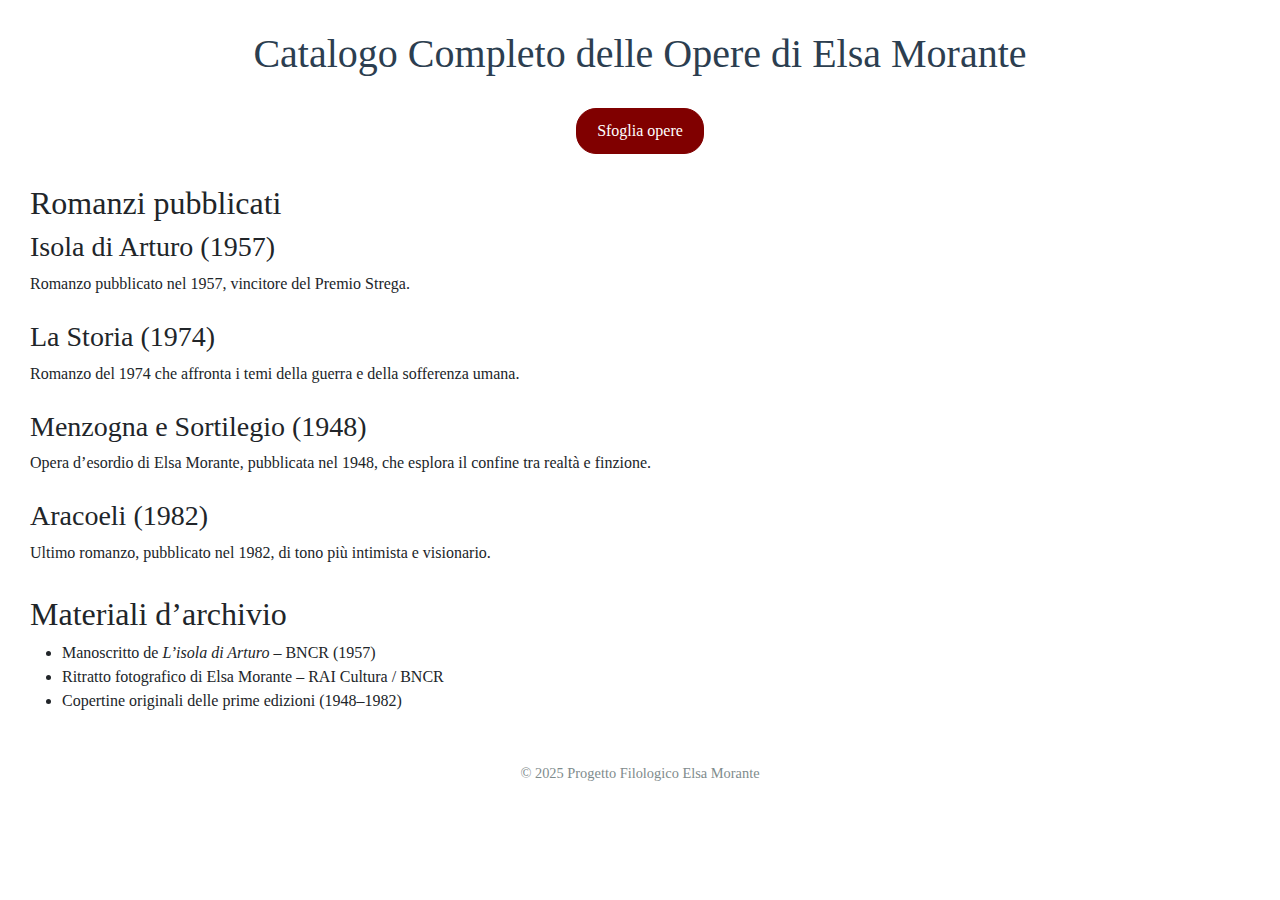
<file: catalogo.html>
<!DOCTYPE html>
<html lang="it">
<head>
    <meta charset="UTF-8">
    <meta name="viewport" content="width=device-width, initial-scale=1.0">
    <title>Catalogo Completo - Elsa Morante</title>
    <link href="https://cdn.jsdelivr.net/npm/bootstrap@5.3.0-alpha1/dist/css/bootstrap.min.css" rel="stylesheet">

    <style>
        body {
            font-family: 'Garamond', serif;
            margin: 30px;
        }
        h1 {
            text-align: center;
            color: #2c3e50;
            margin-bottom: 30px;
        }
        .btn-primary {
            background-color: #800000;
            border-color: #800000;
            border-radius: 20px;
            padding: 10px 20px;
        }
        .btn-primary:hover {
            background-color: #b30000;
            border-color: #b30000;
        }
        .catalogo-section {
            margin-top: 30px;
        }
        footer {
            text-align: center;
            margin-top: 50px;
            color: #7f8c8d;
            font-size: 0.9em;
        }
    </style>
</head>
<body>

    <header>
        <h1>Catalogo Completo delle Opere di Elsa Morante</h1>
        <div class="text-center">
            <!-- Link va da /catalogo/ a /pages/pages.html -->
            <a href="../pages/pages.html" class="btn btn-primary">Sfoglia opere</a>
        </div>
    </header>
<section class="catalogo-section">
    <h2>Romanzi pubblicati</h2>

    <div class="mb-4">
        <h3>Isola di Arturo (1957)</h3>
        <p>Romanzo pubblicato nel 1957, vincitore del Premio Strega.</p>
    </div>

    <div class="mb-4">
        <h3>La Storia (1974)</h3>
        <p>Romanzo del 1974 che affronta i temi della guerra e della sofferenza umana.</p>
    </div>

    <div class="mb-4">
        <h3>Menzogna e Sortilegio (1948)</h3>
        <p>Opera d’esordio di Elsa Morante, pubblicata nel 1948, che esplora il confine tra realtà e finzione.</p>
    </div>

    <div class="mb-4">
        <h3>Aracoeli (1982)</h3>
        <p>Ultimo romanzo, pubblicato nel 1982, di tono più intimista e visionario.</p>
    </div>
</section>

<section class="catalogo-section">
    <h2>Materiali d’archivio</h2>
    <ul>
        <li>Manoscritto de <em>L’isola di Arturo</em> – BNCR (1957)</li>
        <li>Ritratto fotografico di Elsa Morante – RAI Cultura / BNCR</li>
        <li>Copertine originali delle prime edizioni (1948–1982)</li>
    </ul>
</section>

        

    <footer>
        <p>© 2025 Progetto Filologico Elsa Morante</p>
    </footer>

</body>
</html>
</file>
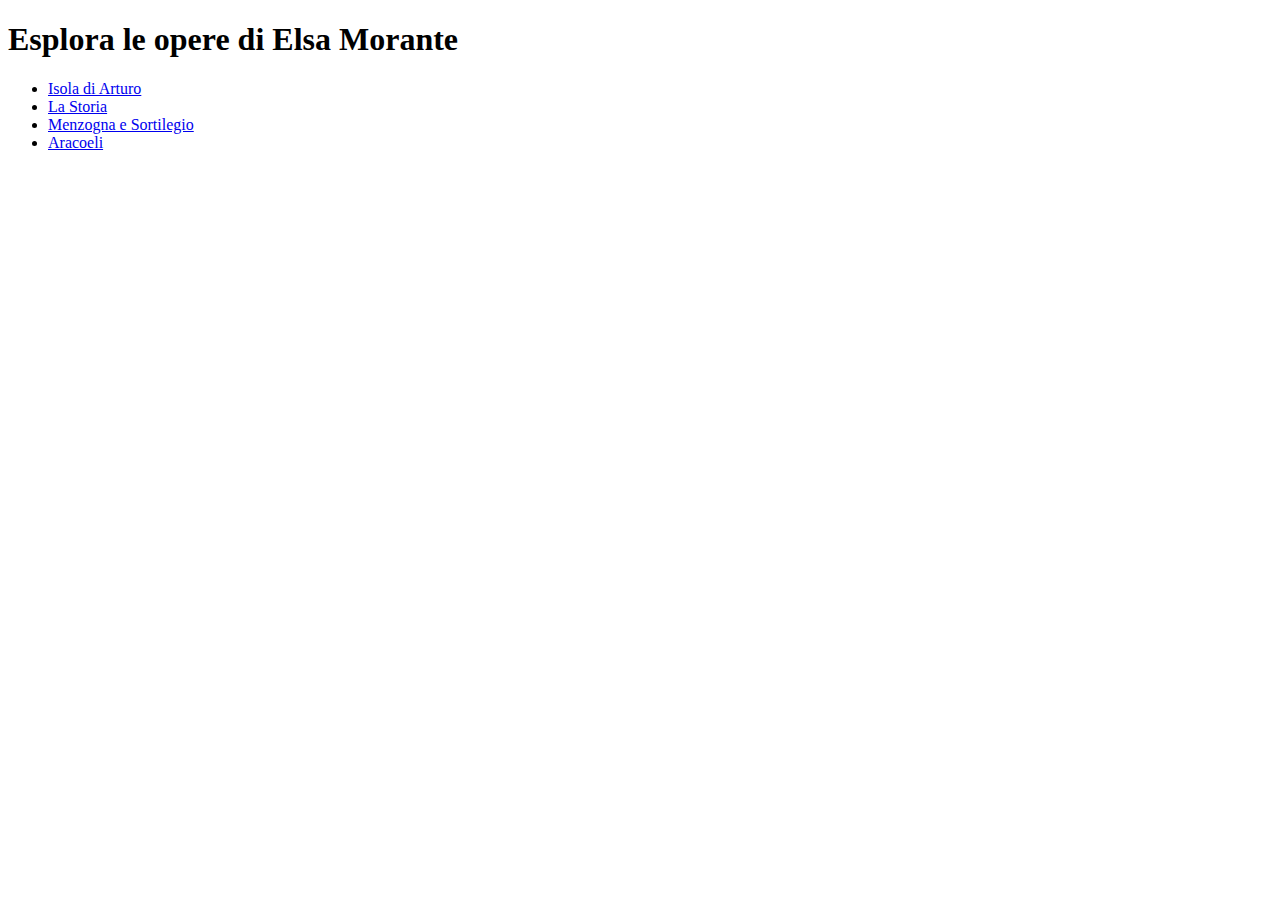
<file: navigazione.html>
<!DOCTYPE html>
<html lang="it">
<head>
  <meta charset="UTF-8">
  <title>Navigazione Opere</title>
</head>
<body>
  <h1>Esplora le opere di Elsa Morante</h1>
  <ul>
    <li><a href="../catalogo(pages.html)/storia-isola-arturo.html">Isola di Arturo</a></li>
    <li><a href="#">La Storia</a></li>
    <li><a href="#">Menzogna e Sortilegio</a></li>
    <li><a href="#">Aracoeli</a></li>
  </ul>
</body>
</html>
</file>
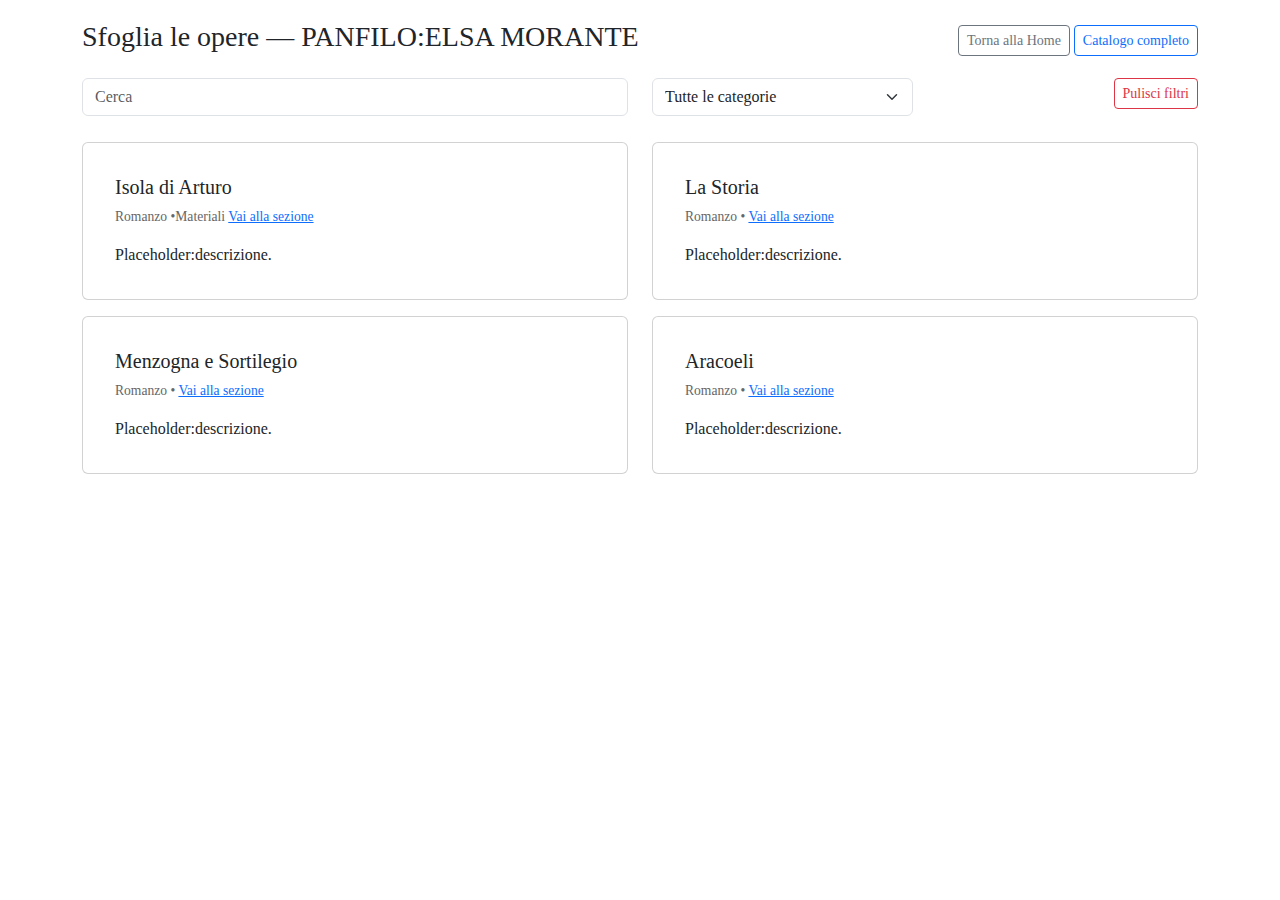
<file: pages.html>
<!DOCTYPE html>
<html lang="it">
<head>
  <meta charset="utf-8">
  <meta name="viewport" content="width=device-width,initial-scale=1">
  <title>Nav - Sfoglia opere - PANFILO:ELSA MORANTE</title>
  <link href="https://cdn.jsdelivr.net/npm/bootstrap@5.3.0-alpha1/dist/css/bootstrap.min.css" rel="stylesheet">
  <style>
    body { font-family: 'Garamond', serif; padding:20px; }
    .card { cursor: pointer; }
    .tag { font-size:0.85em; color:#666; }
    .topbar { margin-bottom:18px; }
  </style>
</head>
<body>
  <div class="container">
    <header class="d-flex justify-content-between align-items-center mb-3">
      <h1 class="h3">Sfoglia le opere — PANFILO:ELSA MORANTE</h1>
      <div>
        <a class="btn btn-sm btn-outline-secondary" href="../index.html">Torna alla Home</a>
        <a class="btn btn-sm btn-outline-primary" href="catalogo.html">Catalogo completo</a>
      </div>
    </header>

    <!-- Strumenti di accesso (metodi) -->
    <div class="row topbar">
      <div class="col-md-6 mb-2">
        <input id="navSearch" class="form-control" placeholder="Cerca" />
      </div>
      <div class="col-md-3 mb-2">
        <select id="navFilter" class="form-select">
          <option value="all">Tutte le categorie</option>
          <option value="romanzo">Romanzo</option>
        </select>
      </div>
      <div class="col-md-3 mb-2 text-end">
        <button id="clearBtn" class="btn btn-sm btn-outline-danger">Pulisci filtri</button>
      </div>
    </div>

    <!-- Lista di item -->
    <div id="itemsRow" class="row gy-3">
      <!-- Card: Isola di Arturo -->
      <div class="col-md-6 item-card" data-title="Isola di Arturo" data-category="romanzo">
        <div class="card p-3">
          <div class="card-body">
            <h5 class="card-title">Isola di Arturo</h5>
            <p class="card-text tag">Romanzo •Materiali <a href="../index.html#isola-arturo">Vai alla sezione</a></p>
            <p class="card-text">Placeholder:descrizione.</p>
          </div>
        </div>
      </div>

      <!-- Card: La Storia -->
      <div class="col-md-6 item-card" data-title="La Storia" data-category="romanzo">
        <div class="card p-3">
          <div class="card-body">
            <h5 class="card-title">La Storia</h5>
            <p class="card-text tag">Romanzo • <a href="../index.html#la-storia">Vai alla sezione</a></p>
            <p class="card-text">Placeholder:descrizione.</p>
          </div>
        </div>
      </div>

      <!-- Card: Menzogna e Sortilegio -->
      <div class="col-md-6 item-card" data-title="Menzogna e Sortilegio" data-category="raccolta">
        <div class="card p-3">
          <div class="card-body">
            <h5 class="card-title">Menzogna e Sortilegio</h5>
            <p class="card-text tag">Romanzo • <a href="../index.html#menzogna-sortilegio">Vai alla sezione</a></p>
            <p class="card-text">Placeholder:descrizione.</p>
          </div>
        </div>
      </div>

      <!-- Card: Aracoeli -->
      <div class="col-md-6 item-card" data-title="Aracoeli" data-category="romanzo">
        <div class="card p-3">
          <div class="card-body">
            <h5 class="card-title">Aracoeli</h5>
            <p class="card-text tag">Romanzo • <a href="../index.html#aracoeli">Vai alla sezione</a></p>
            <p class="card-text">Placeholder:descrizione.</p>
          </div>
        </div>
      </div>
    </div>
  </div>

  <script>
    // Riferimenti
    const search = document.getElementById('navSearch');
    const filter = document.getElementById('navFilter');
    const itemsRow = document.getElementById('itemsRow');
    const items = Array.from(document.querySelectorAll('.item-card'));
    const clearBtn = document.getElementById('clearBtn');

    function applyFilters() {
      const q = search.value.trim().toLowerCase();
      const cat = filter.value;
      items.forEach(card => {
        const title = card.dataset.title.toLowerCase();
        const category = card.dataset.category;
        const matchesQ = title.includes(q);
        const matchesCat = (cat === 'all') || (category === cat);
        card.style.display = (matchesQ && matchesCat) ? 'block' : 'none';
      });
    }

    search.addEventListener('input', applyFilters);
    filter.addEventListener('change', applyFilters);
    clearBtn.addEventListener('click', () => {
      search.value = '';
      filter.value = 'all';
      applyFilters();
    });

    // Inizializza (mostra tutto)
    applyFilters();
  </script>
</body>
</html>
</file>
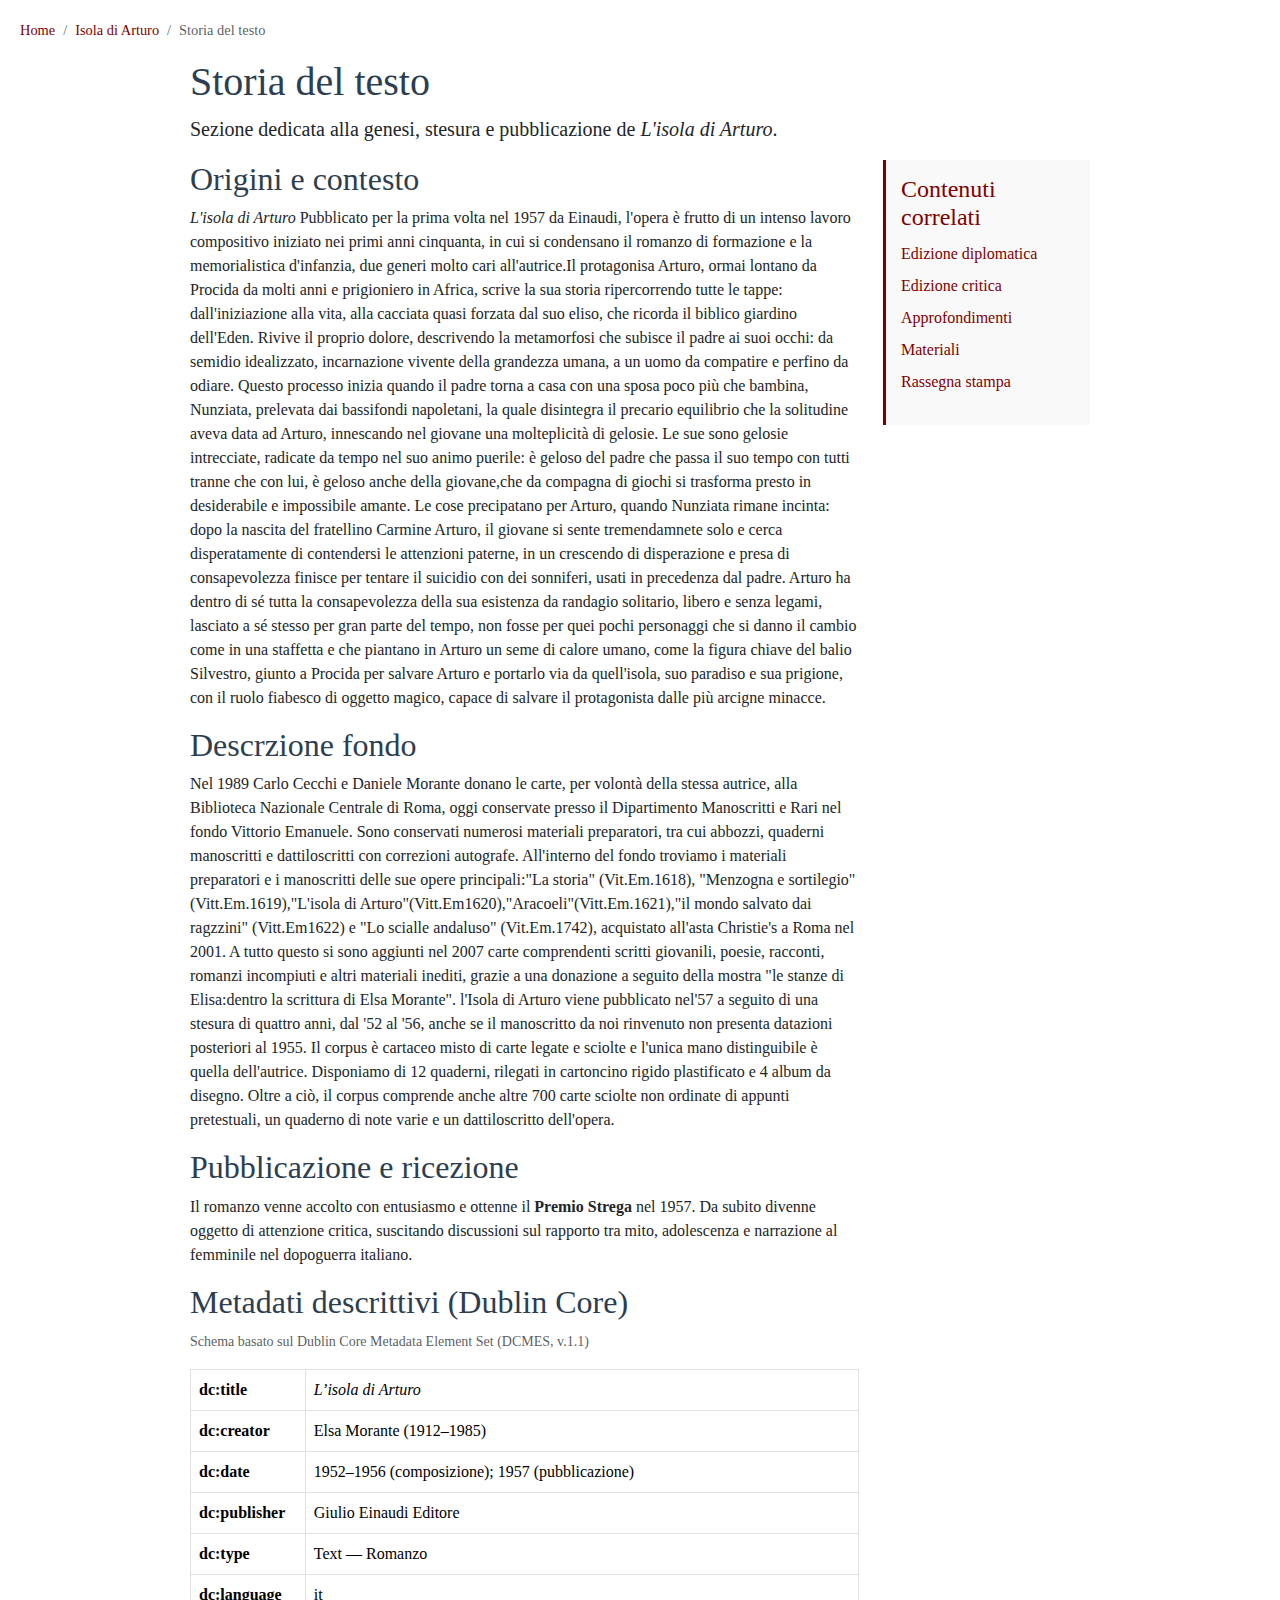
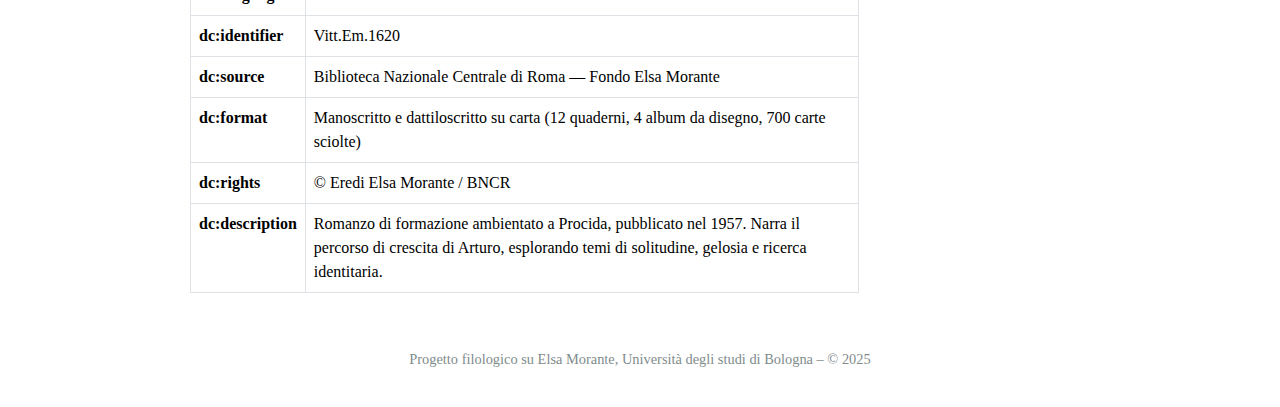
<file: storia-isola-arturo.html>
<!DOCTYPE html>
<html lang="it">
<head>
    <meta charset="UTF-8">
    <meta name="viewport" content="width=device-width, initial-scale=1.0">
    <title>Storia del testo – Isola di Arturo</title>
    <link href="https://cdn.jsdelivr.net/npm/bootstrap@5.3.0-alpha1/dist/css/bootstrap.min.css" rel="stylesheet">
    <style>
        body {
            font-family: 'Garamond', serif;
            padding: 20px;
        }

        .main-content {
            max-width: 900px;
            margin: 0 auto;
        }

        h1, h2 {
            color: #2c3e50;
        }

        aside {
            position: sticky;
            top: 20px;
            background: #f9f9f9;
            padding: 15px;
            border-left: 3px solid #800000;
            margin-bottom: 30px;
        }

        aside h4 {
            color: #800000;
            margin-bottom: 10px;
        }

        aside ul {
            list-style: none;
            padding-left: 0;
        }

        aside ul li {
            margin-bottom: 8px;
        }

        aside ul li a {
            color: #800000;
            text-decoration: none;
        }

        aside ul li a:hover {
            text-decoration: underline;
        }

        footer {
            text-align: center;
            margin-top: 40px;
            font-size: 0.9em;
            color: #7f8c8d;
        }

        .breadcrumb {
            background: none;
            padding-left: 0;
            font-size: 0.9em;
        }

        .breadcrumb-item a {
            color: #800000;
            text-decoration: none;
        }

        .breadcrumb-item a:hover {
            text-decoration: underline;
        }
    </style>
</head>
<body>

    <nav class="breadcrumb">
        <span class="breadcrumb-item"><a href="../index.html">Home</a></span>
        <span class="breadcrumb-item"><a href="../index.html#isola-arturo">Isola di Arturo</a></span>
        <span class="breadcrumb-item active">Storia del testo</span>
    </nav>

    <div class="main-content">
        <h1>Storia del testo</h1>
        <p class="lead">Sezione dedicata alla genesi, stesura e pubblicazione de <em>L'isola di Arturo</em>.</p>

        <div class="row">
            <!-- Colonna principale -->
            <div class="col-md-9">
                <h2>Origini e contesto</h2>
                <p>
                    <em>L'isola di Arturo</em> Pubblicato per la prima volta nel 1957 da Einaudi, l'opera è frutto di un intenso lavoro
                    compositivo iniziato nei primi anni cinquanta, in cui si condensano il romanzo di formazione e la memorialistica d'infanzia, 
                    due generi molto cari all'autrice.Il protagonisa Arturo, ormai lontano da Procida da molti anni e prigioniero in Africa,
                    scrive la sua storia ripercorrendo tutte le tappe: dall'iniziazione alla vita, alla cacciata quasi forzata dal suo eliso,
                    che ricorda il biblico giardino dell'Eden. 
                    Rivive il proprio dolore, descrivendo la metamorfosi che subisce il padre ai suoi occhi: da semidio idealizzato, incarnazione 
                    vivente della grandezza umana, a un uomo da compatire e perfino da odiare. 
                    Questo processo inizia quando il padre torna a casa con una sposa poco più che bambina, Nunziata, prelevata dai bassifondi 
                    napoletani, la quale disintegra il precario equilibrio che la solitudine aveva data ad Arturo, innescando nel giovane una 
                    molteplicità di gelosie.
                    Le sue sono gelosie intrecciate, radicate da tempo nel suo animo puerile: è geloso del padre che passa il suo tempo con tutti                                                         
                    tranne che con lui, è geloso anche della giovane,che da compagna di giochi si trasforma presto in desiderabile e impossibile amante.
                    Le cose precipatano per Arturo, quando Nunziata rimane incinta: dopo la nascita del fratellino Carmine Arturo, il giovane si sente 
                    tremendamnete solo e cerca disperatamente di contendersi le attenzioni paterne, in un crescendo di disperazione e presa di consapevolezza
                    finisce per tentare il suicidio con dei sonniferi, usati in precedenza dal padre. 
                    Arturo ha dentro di sé tutta la consapevolezza della sua esistenza da randagio solitario, libero e senza legami, lasciato a sé stesso per 
                    gran parte del tempo, non fosse per quei pochi personaggi che si danno il cambio come in una staffetta e che piantano in Arturo un seme 
                    di calore umano, come la figura chiave del balio Silvestro, giunto a Procida per salvare Arturo e portarlo via da quell'isola, suo 
                    paradiso e sua prigione, con il ruolo fiabesco di oggetto magico, capace di salvare il protagonista dalle più arcigne minacce. 
       
               </p>

                <h2> Descrzione fondo</h2>
                <p>
                    Nel 1989 Carlo Cecchi e Daniele Morante donano le carte, per volontà della stessa autrice, alla Biblioteca
                    Nazionale Centrale di Roma, oggi conservate presso il Dipartimento Manoscritti e Rari nel fondo Vittorio Emanuele. 
                    Sono conservati numerosi materiali preparatori, tra cui abbozzi, quaderni manoscritti e dattiloscritti con correzioni
                    autografe. All'interno del fondo troviamo i materiali preparatori e i manoscritti delle sue opere principali:"La storia"
                    (Vit.Em.1618), "Menzogna e sortilegio"(Vitt.Em.1619),"L'isola di Arturo"(Vitt.Em1620),"Aracoeli"(Vitt.Em.1621),"il mondo salvato 
                    dai ragzzini" (Vitt.Em1622) e "Lo scialle andaluso" (Vit.Em.1742), acquistato all'asta Christie's a Roma nel 2001. A tutto questo
                    si sono aggiunti nel 2007 carte comprendenti scritti giovanili, poesie, racconti, romanzi incompiuti e altri materiali inediti,
                    grazie a una donazione a seguito della mostra "le stanze di Elisa:dentro la scrittura di Elsa Morante".
                     
                    l'Isola di Arturo viene pubblicato nel'57 a seguito di una stesura di quattro anni, dal '52 al '56, anche se il manoscritto da noi rinvenuto 
                    non presenta datazioni posteriori al 1955. Il corpus è cartaceo misto di carte legate e sciolte e l'unica mano distinguibile
                    è quella dell'autrice. Disponiamo di 12 quaderni, rilegati in cartoncino rigido plastificato e 4 album da disegno. Oltre a ciò, 
                    il corpus comprende anche altre 700 carte sciolte non ordinate di appunti pretestuali, un quaderno di note varie e un dattiloscritto 
                    dell'opera. 

                <h2>Pubblicazione e ricezione</h2>
                <p>
                    Il romanzo venne accolto con entusiasmo e ottenne il <strong>Premio Strega</strong> nel 1957. Da subito divenne oggetto di
                    attenzione critica, suscitando discussioni sul rapporto tra mito, adolescenza e narrazione al femminile nel dopoguerra italiano.
                </p>
<h2>Metadati descrittivi (Dublin Core)</h2>
<p class="text-muted"><small>Schema basato sul Dublin Core Metadata Element Set (DCMES, v.1.1)</small></p>

<table class="table table-bordered mt-3">
  <tr>
    <th scope="row">dc:title</th>
    <td><em>L’isola di Arturo</em></td>
  </tr>
  <tr>
    <th scope="row">dc:creator</th>
    <td>Elsa Morante (1912–1985)</td>
  </tr>
  <tr>
    <th scope="row">dc:date</th>
    <td>1952–1956 (composizione); 1957 (pubblicazione)</td>
  </tr>
  <tr>
    <th scope="row">dc:publisher</th>
    <td>Giulio Einaudi Editore</td>
  </tr>
  <tr>
    <th scope="row">dc:type</th>
    <td>Text — Romanzo</td>
  </tr>
  <tr>
    <th scope="row">dc:language</th>
    <td>it</td>
  </tr>
  <tr>
    <th scope="row">dc:identifier</th>
    <td>Vitt.Em.1620</td>
  </tr>
  <tr>
    <th scope="row">dc:source</th>
    <td>Biblioteca Nazionale Centrale di Roma — Fondo Elsa Morante</td>
  </tr>
  <tr>
    <th scope="row">dc:format</th>
    <td>Manoscritto e dattiloscritto su carta (12 quaderni, 4 album da disegno, 700 carte sciolte)</td>
  </tr>
  <tr>
    <th scope="row">dc:rights</th>
    <td>© Eredi Elsa Morante / BNCR</td>
  </tr>
  <tr>
    <th scope="row">dc:description</th>
    <td>
      Romanzo di formazione ambientato a Procida, pubblicato nel 1957. Narra il percorso di crescita di Arturo, 
      esplorando temi di solitudine, gelosia e ricerca identitaria.
    </td>
  </tr>
</table>

            </div>

            <!-- Aside -->
            <div class="col-md-3">
                <aside>
                    <h4>Contenuti correlati</h4>
                    <ul>
                        <li><a href="edizione-diplomatica.html">Edizione diplomatica</a></li>
                        <li><a href="edizione-critica.html">Edizione critica</a></li>
                        <li><a href="approfondimenti.html">Approfondimenti</a></li>
                        <li><a href="materiali.html">Materiali</a></li>
                        <li><a href="rassegna-stampa.html">Rassegna stampa</a></li>
                    </ul>
                </aside>
            </div>
        </div>
    </div>
<!-- Link ai metadati Dublin Core in XML -->
<p class="mt-3">
  <a href="../metadata/isola-di-arturo.xml" target="_blank" rel="noopener">
  
  </a>
</p>


    <footer>
        <p> Progetto filologico su Elsa Morante, Università degli studi di Bologna – © 2025</p>
    </footer>

</body>
</html>
</file>
